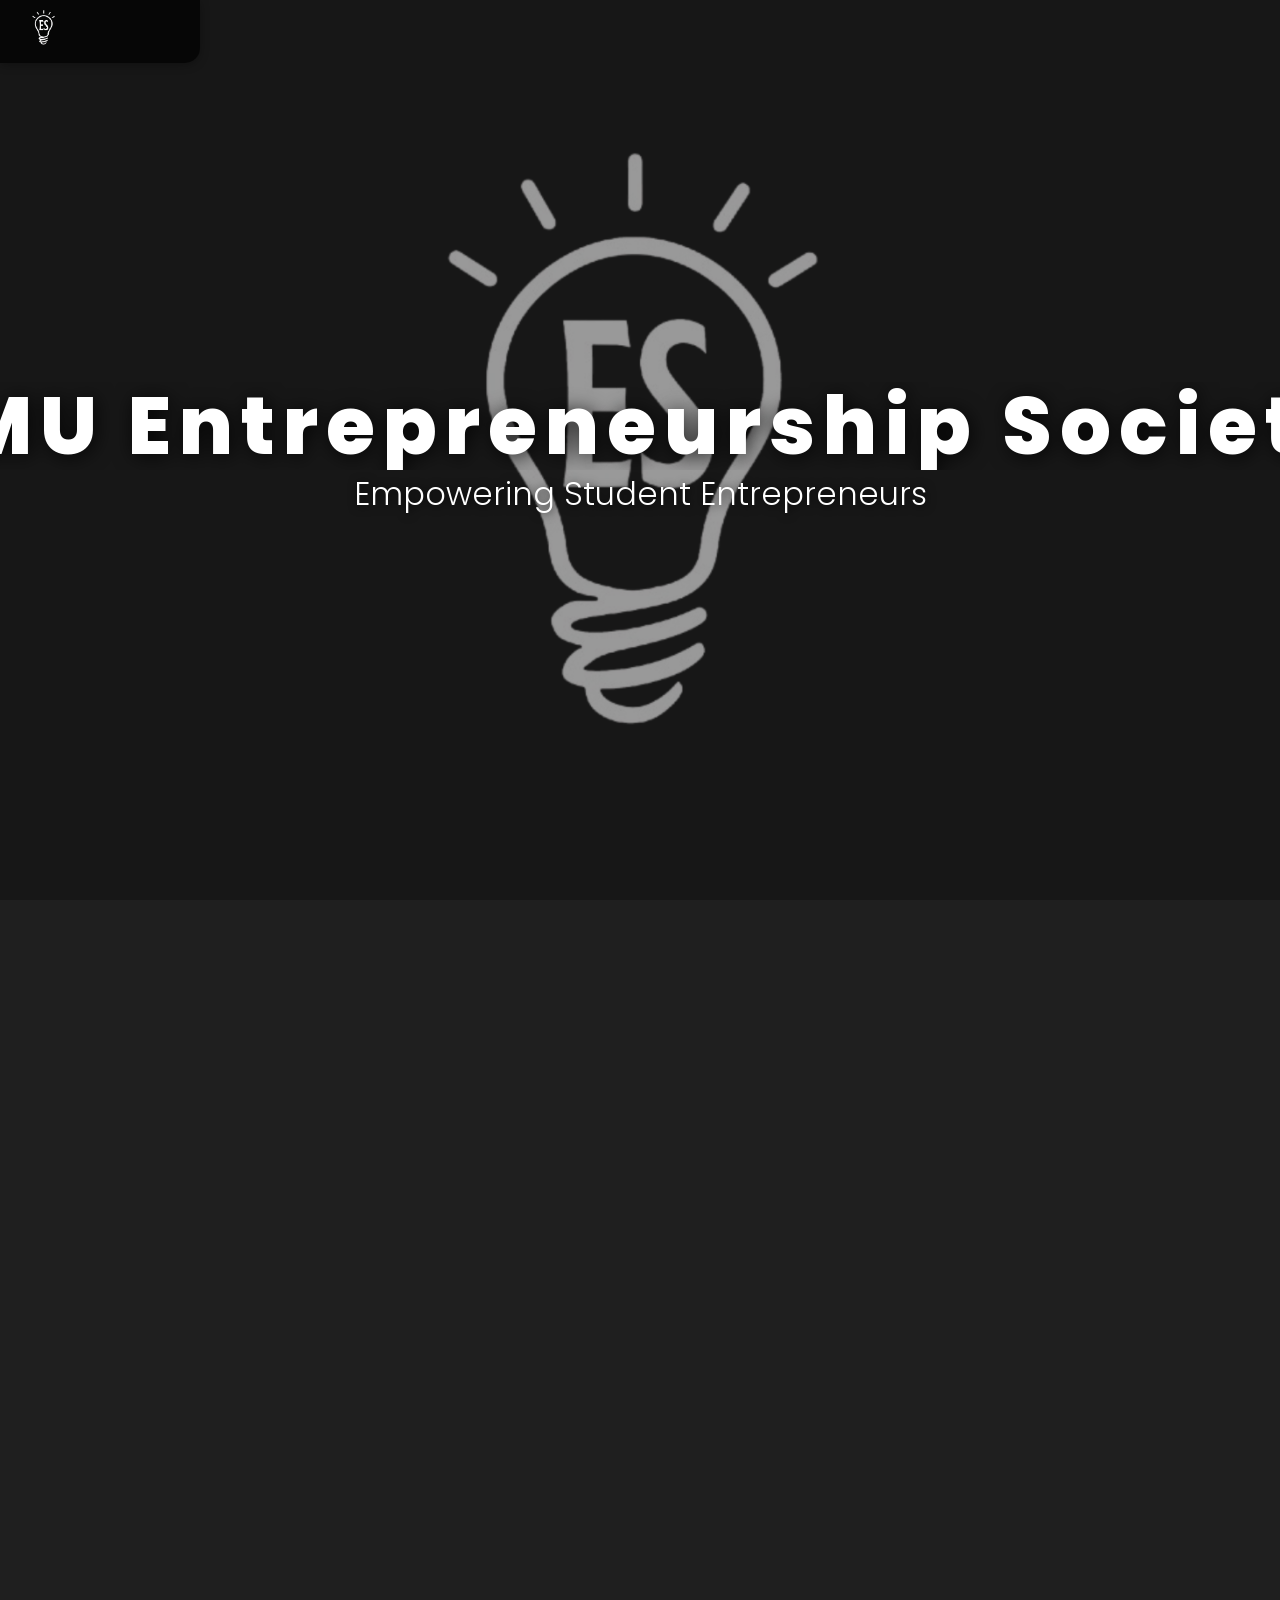
<file: index.html>
<!DOCTYPE html>
<html lang="en">
<head>
  <meta charset="UTF-8">
  <meta name="viewport" content="width=device-width, initial-scale=1.0">
  <title>Home | LMU Entrepreneurship Society</title>
  <link rel="icon" type="image/png" href="/assets/images/logo-transparent.png">
  <!-- Begin Jekyll SEO tag v2.8.0 -->
<title>Home | LMU Entrepreneurship Society</title>
<meta name="generator" content="Jekyll v4.4.1" />
<meta property="og:title" content="Home" />
<meta property="og:locale" content="en_US" />
<meta name="description" content="Empowering student entrepreneurs at Loyola Marymount University" />
<meta property="og:description" content="Empowering student entrepreneurs at Loyola Marymount University" />
<link rel="canonical" href="https://lmu-entrepreneurship-society.github.io/" />
<meta property="og:url" content="https://lmu-entrepreneurship-society.github.io/" />
<meta property="og:site_name" content="LMU Entrepreneurship Society" />
<meta property="og:type" content="website" />
<meta name="twitter:card" content="summary" />
<meta property="twitter:title" content="Home" />
<script type="application/ld+json">
{"@context":"https://schema.org","@type":"WebSite","description":"Empowering student entrepreneurs at Loyola Marymount University","headline":"Home","name":"LMU Entrepreneurship Society","url":"https://lmu-entrepreneurship-society.github.io/"}</script>
<!-- End Jekyll SEO tag -->

  <link rel="preconnect" href="https://fonts.googleapis.com">
  <link rel="preconnect" href="https://fonts.gstatic.com" crossorigin>
  <link href="https://fonts.googleapis.com/css2?family=Poppins:wght@300;400;600;700;800&display=swap" rel="stylesheet">
  <link rel="stylesheet" href="https://cdnjs.cloudflare.com/ajax/libs/font-awesome/6.5.1/css/all.min.css" integrity="sha512-DTOQO9RWCH3ppGqcWaEA1BIZOC6xxalwEsw9c2QQeAIftl+Vegovlnee1c9QX4TctnWMn13TZye+giMm8e2LwA==" crossorigin="anonymous" referrerpolicy="no-referrer" />
  <link rel="stylesheet" href="/assets/css/main.css">
  
  
  
  <style>
    #typewriter-title {
      animation: typing 3500ms steps(40, end), blink-caret 0.75s step-end infinite;
    }
  </style>
  
</head>
<body>
  <!-- Background Slideshow -->
  <div class="slideshow-container">
    
    
    <div class="slide active" style="background-image: url('/assets/images/desktop/slide1.jpg');">
      <div class="slide-overlay"></div>
    </div>
    
    <div class="slide " style="background-image: url('/assets/images/desktop/slide2.jpg');">
      <div class="slide-overlay"></div>
    </div>
    
  </div>

  <!-- Top Navigation Bar -->
  <nav class="top-nav" id="topNav">
    <div class="nav-container">
      <a href="/" class="nav-logo">
        <img src="/assets/images/logo-transparent.png" alt="Logo" class="logo-image">
      </a>
      <a href="/" class="nav-title" id="navTitle">
        LMU Entrepreneurship Society
      </a>
    </div>
  </nav>

  <!-- Main Content -->
  <main class="main-content">
    


<div class="hero-content">
  <h1 id="typewriter-title">LMU Entre&shy;preneur&shy;ship Society</h1>
  <p class="tagline">Empowering Student Entrepreneurs</p>
</div>


  </main>

  <!-- Action Buttons Section -->
  
  
  <section class="action-buttons-section" id="actionButtonsSection" style="background: rgba(39, 39, 39, 0.8);">
    <div class="action-buttons-container">
      
      <a href="/calendar" class="action-button" data-action="calendar" data-preview="/assets/images/slide1.jpg">
        <i class="fas fa-calendar"></i>
        See Our Events Calendar
      </a>
      
      <a href="https://www.linkedin.com/company/lmu-entrepreneurship-society/posts/?feedView=all" class="action-button" data-action="linkedin" data-preview="/assets/images/slide2.jpg">
        <i class="fas fa-linkedin"></i>
        LinkedIn
      </a>
      
      <a href="https://www.instagram.com/lmu.es" class="action-button" data-action="instagram" data-preview="/assets/images/slide1.jpg">
        <i class="fas fa-instagram"></i>
        Instagram
      </a>
      
      <a href="/join" class="action-button" data-action="join" data-preview="/assets/images/slide2.jpg">
        <i class="fas fa-users"></i>
        How to Join
      </a>
      
      <a href="/about" class="action-button" data-action="about" data-preview="/assets/images/slide1.jpg">
        <i class="fas fa-info-circle"></i>
        About Us
      </a>
      
      <a href="mailto:lmuentrepreneurshipsociety@gmail.com" class="action-button" data-action="contact" data-preview="/assets/images/slide2.jpg">
        <i class="fas fa-envelope"></i>
        Contact Us
      </a>
      
    </div>
    <div class="preview-image-container">
      <div class="preview-image" id="previewImage"></div>
    </div>
  </section>
  

  <script src="/assets/js/slideshow.js"></script>
  <script src="/assets/js/menu.js"></script>
</body>
</html>
</file>
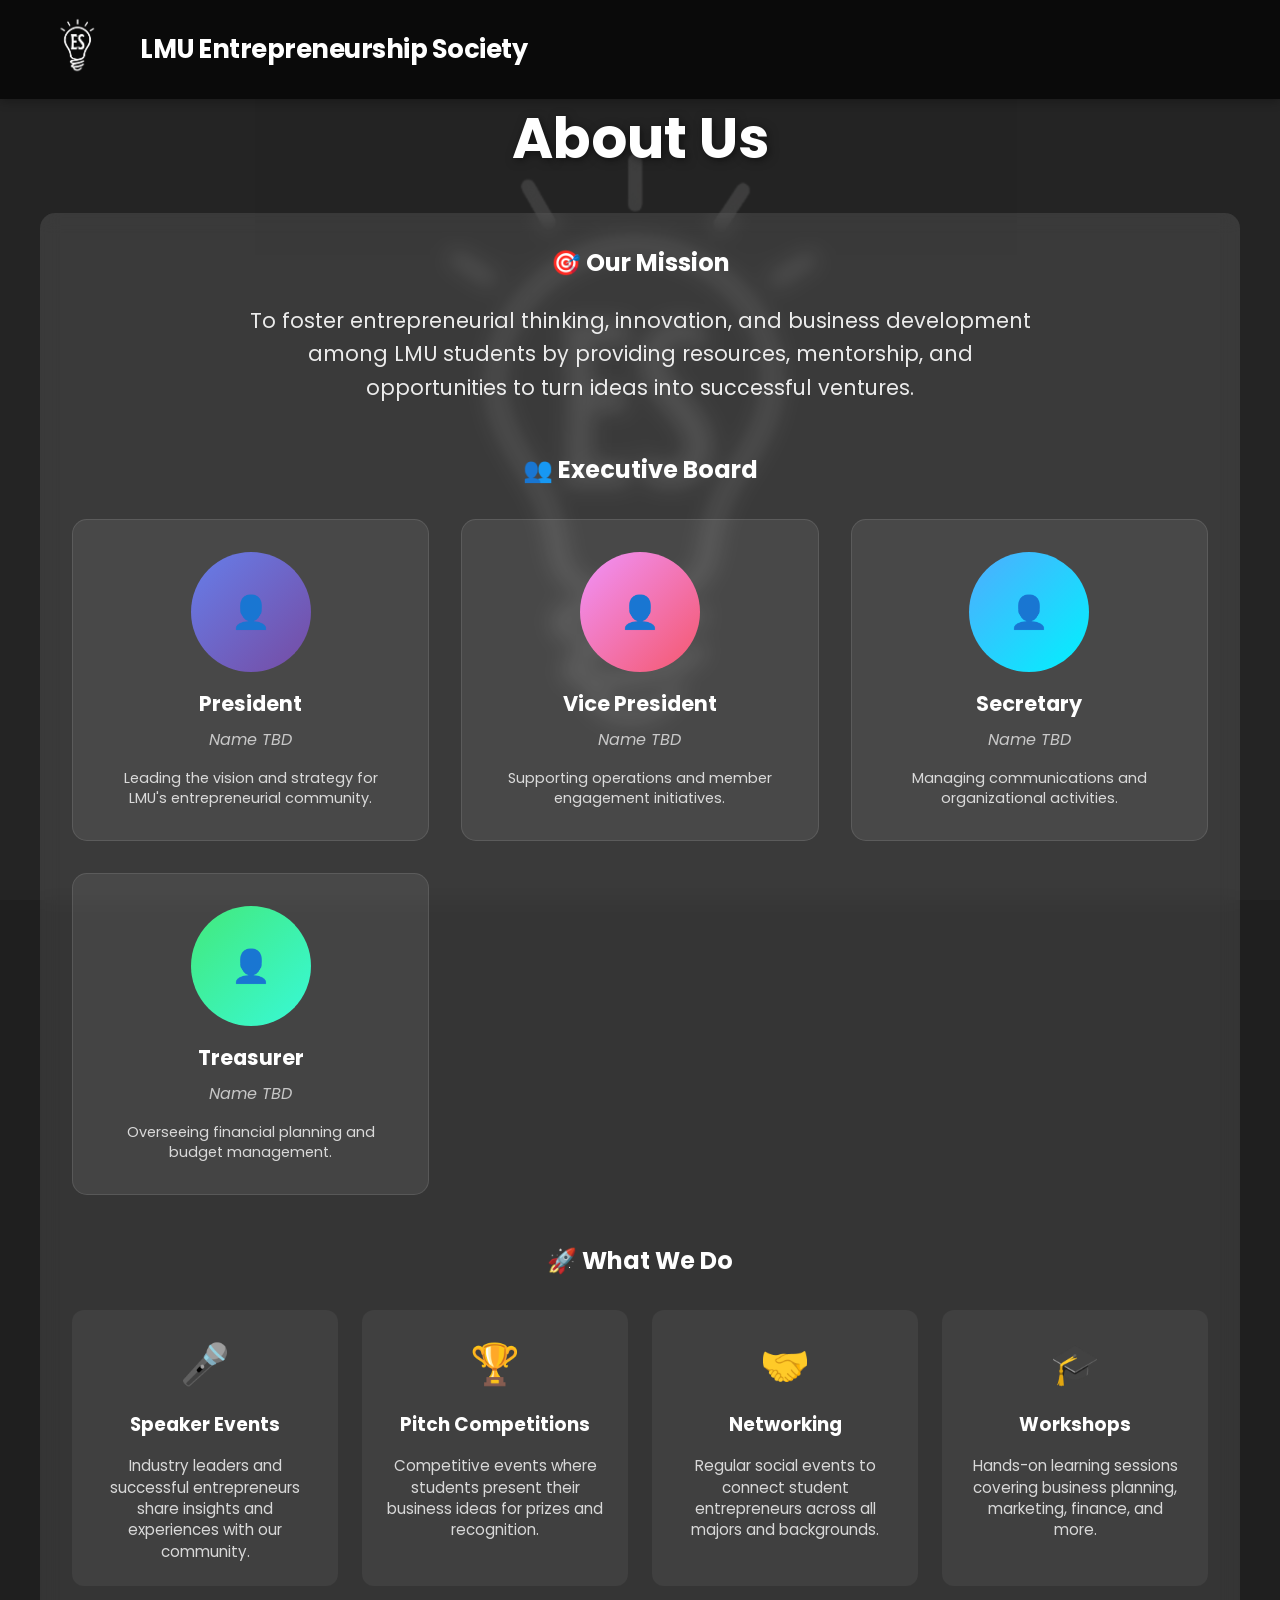
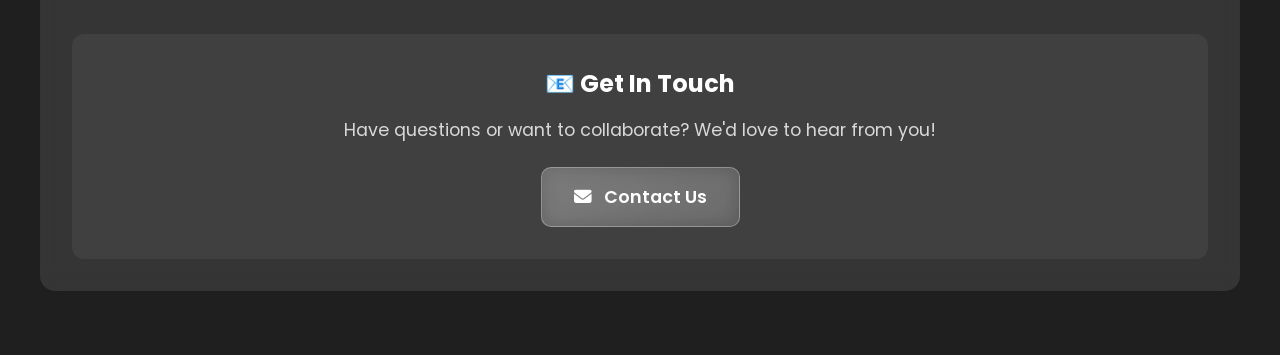
<file: about/index.html>
<!DOCTYPE html>
<html lang="en">
<head>
  <meta charset="UTF-8">
  <meta name="viewport" content="width=device-width, initial-scale=1.0">
  <title>About Us | LMU Entrepreneurship Society</title>
  <link rel="icon" type="image/png" href="/assets/images/logo-transparent.png">
  <!-- Begin Jekyll SEO tag v2.8.0 -->
<title>About Us | LMU Entrepreneurship Society</title>
<meta name="generator" content="Jekyll v4.4.1" />
<meta property="og:title" content="About Us" />
<meta property="og:locale" content="en_US" />
<meta name="description" content="Empowering student entrepreneurs at Loyola Marymount University" />
<meta property="og:description" content="Empowering student entrepreneurs at Loyola Marymount University" />
<link rel="canonical" href="https://lmu-entrepreneurship-society.github.io/about/" />
<meta property="og:url" content="https://lmu-entrepreneurship-society.github.io/about/" />
<meta property="og:site_name" content="LMU Entrepreneurship Society" />
<meta property="og:type" content="website" />
<meta name="twitter:card" content="summary" />
<meta property="twitter:title" content="About Us" />
<script type="application/ld+json">
{"@context":"https://schema.org","@type":"WebSite","description":"Empowering student entrepreneurs at Loyola Marymount University","headline":"About Us","name":"LMU Entrepreneurship Society","url":"https://lmu-entrepreneurship-society.github.io/about/"}</script>
<!-- End Jekyll SEO tag -->

  <link rel="preconnect" href="https://fonts.googleapis.com">
  <link rel="preconnect" href="https://fonts.gstatic.com" crossorigin>
  <link href="https://fonts.googleapis.com/css2?family=Poppins:wght@300;400;600;700;800&display=swap" rel="stylesheet">
  <link rel="stylesheet" href="https://cdnjs.cloudflare.com/ajax/libs/font-awesome/6.5.1/css/all.min.css" integrity="sha512-DTOQO9RWCH3ppGqcWaEA1BIZOC6xxalwEsw9c2QQeAIftl+Vegovlnee1c9QX4TctnWMn13TZye+giMm8e2LwA==" crossorigin="anonymous" referrerpolicy="no-referrer" />
  <link rel="stylesheet" href="/assets/css/main.css">
  <style>
    .page-content {
      background: rgba(39, 39, 39, 0.8);
      min-height: 100vh;
      padding: 6rem 2rem 2rem;
      position: relative;
      z-index: 10;
    }
    .page-container {
      max-width: 1200px;
      margin: 0 auto;
    }
    .page-title {
      font-size: clamp(2rem, 5vw, 3.5rem);
      font-weight: 700;
      margin-bottom: 2rem;
      text-align: center;
      color: #fff;
      text-shadow: 2px 2px 10px rgba(0, 0, 0, 0.5);
    }
  </style>
</head>
<body>
  <!-- Background Slideshow -->
  <div class="slideshow-container">
    
    
    <div class="slide active" style="background-image: url('/assets/images/desktop/slide1.jpg');">
      <div class="slide-overlay"></div>
    </div>
    
    <div class="slide " style="background-image: url('/assets/images/desktop/slide2.jpg');">
      <div class="slide-overlay"></div>
    </div>
    
  </div>

  <!-- Top Navigation Bar -->
  <nav class="top-nav expanded" style="position: fixed; width: 100%; border-radius: 0;">
    <div class="nav-container">
      <a href="/" class="nav-logo">
        <img src="/assets/images/logo-transparent.png" alt="Logo" class="logo-image" style="height: 60px;">
      </a>
      <a href="/" class="nav-title visible">
        LMU Entrepreneurship Society
      </a>
    </div>
  </nav>

  <!-- Page Content -->
  <div class="page-content">
    <div class="page-container">
      <h1 class="page-title">About Us</h1>
      

<div style="background: rgba(255, 255, 255, 0.1); border-radius: 15px; padding: 2rem; margin-bottom: 2rem; backdrop-filter: blur(10px);">
  
  
  <!-- Mission Section -->
  <div style="text-align: center; margin-bottom: 3rem;">
    <h2 style="color: #fff; margin-bottom: 1.5rem;">🎯 Our Mission</h2>
    <p style="color: rgba(255, 255, 255, 0.9); font-size: 1.3rem; line-height: 1.6; max-width: 800px; margin: 0 auto;">
      To foster entrepreneurial thinking, innovation, and business development among LMU students by providing resources, mentorship, and opportunities to turn ideas into successful ventures.
    </p>
  </div>
  

  
  <!-- E-Board Section -->
  <div style="margin-bottom: 3rem;">
    <h2 style="color: #fff; text-align: center; margin-bottom: 2rem;">👥 Executive Board</h2>
    <div style="display: grid; grid-template-columns: repeat(auto-fit, minmax(280px, 1fr)); gap: 2rem;">
      
      
      <div class="eboard-card" style="
        background: rgba(255, 255, 255, 0.08);
        border-radius: 15px;
        padding: 2rem;
        text-align: center;
        transition: transform 0.3s ease;
        border: 1px solid rgba(255, 255, 255, 0.1);
      " onmouseover="this.style.transform='translateY(-5px)'; this.style.background='rgba(255, 255, 255, 0.12)'" onmouseout="this.style.transform='translateY(0)'; this.style.background='rgba(255, 255, 255, 0.08)'">
        
        
        <div style="
          width: 120px;
          height: 120px;
          background: linear-gradient(135deg, #667eea 0%, #764ba2 100%);
          border-radius: 50%;
          margin: 0 auto 1rem;
          display: flex;
          align-items: center;
          justify-content: center;
          color: white;
          font-size: 2rem;
          font-weight: bold;
        ">
          👤
        </div>
        
        
        <h3 style="color: #fff; margin-bottom: 0.5rem; font-size: 1.3rem;">President</h3>
        
        
        <p style="color: rgba(255, 255, 255, 0.7); margin-bottom: 1rem; font-style: italic;">Name TBD</p>
        
        
        <p style="color: rgba(255, 255, 255, 0.8); font-size: 0.9rem; line-height: 1.4;">
          Leading the vision and strategy for LMU's entrepreneurial community.
        </p>
        
        
        
      </div>
      
      <div class="eboard-card" style="
        background: rgba(255, 255, 255, 0.08);
        border-radius: 15px;
        padding: 2rem;
        text-align: center;
        transition: transform 0.3s ease;
        border: 1px solid rgba(255, 255, 255, 0.1);
      " onmouseover="this.style.transform='translateY(-5px)'; this.style.background='rgba(255, 255, 255, 0.12)'" onmouseout="this.style.transform='translateY(0)'; this.style.background='rgba(255, 255, 255, 0.08)'">
        
        
        <div style="
          width: 120px;
          height: 120px;
          background: linear-gradient(135deg, #f093fb 0%, #f5576c 100%);
          border-radius: 50%;
          margin: 0 auto 1rem;
          display: flex;
          align-items: center;
          justify-content: center;
          color: white;
          font-size: 2rem;
          font-weight: bold;
        ">
          👤
        </div>
        
        
        <h3 style="color: #fff; margin-bottom: 0.5rem; font-size: 1.3rem;">Vice President</h3>
        
        
        <p style="color: rgba(255, 255, 255, 0.7); margin-bottom: 1rem; font-style: italic;">Name TBD</p>
        
        
        <p style="color: rgba(255, 255, 255, 0.8); font-size: 0.9rem; line-height: 1.4;">
          Supporting operations and member engagement initiatives.
        </p>
        
        
        
      </div>
      
      <div class="eboard-card" style="
        background: rgba(255, 255, 255, 0.08);
        border-radius: 15px;
        padding: 2rem;
        text-align: center;
        transition: transform 0.3s ease;
        border: 1px solid rgba(255, 255, 255, 0.1);
      " onmouseover="this.style.transform='translateY(-5px)'; this.style.background='rgba(255, 255, 255, 0.12)'" onmouseout="this.style.transform='translateY(0)'; this.style.background='rgba(255, 255, 255, 0.08)'">
        
        
        <div style="
          width: 120px;
          height: 120px;
          background: linear-gradient(135deg, #4facfe 0%, #00f2fe 100%);
          border-radius: 50%;
          margin: 0 auto 1rem;
          display: flex;
          align-items: center;
          justify-content: center;
          color: white;
          font-size: 2rem;
          font-weight: bold;
        ">
          👤
        </div>
        
        
        <h3 style="color: #fff; margin-bottom: 0.5rem; font-size: 1.3rem;">Secretary</h3>
        
        
        <p style="color: rgba(255, 255, 255, 0.7); margin-bottom: 1rem; font-style: italic;">Name TBD</p>
        
        
        <p style="color: rgba(255, 255, 255, 0.8); font-size: 0.9rem; line-height: 1.4;">
          Managing communications and organizational activities.
        </p>
        
        
        
      </div>
      
      <div class="eboard-card" style="
        background: rgba(255, 255, 255, 0.08);
        border-radius: 15px;
        padding: 2rem;
        text-align: center;
        transition: transform 0.3s ease;
        border: 1px solid rgba(255, 255, 255, 0.1);
      " onmouseover="this.style.transform='translateY(-5px)'; this.style.background='rgba(255, 255, 255, 0.12)'" onmouseout="this.style.transform='translateY(0)'; this.style.background='rgba(255, 255, 255, 0.08)'">
        
        
        <div style="
          width: 120px;
          height: 120px;
          background: linear-gradient(135deg, #43e97b 0%, #38f9d7 100%);
          border-radius: 50%;
          margin: 0 auto 1rem;
          display: flex;
          align-items: center;
          justify-content: center;
          color: white;
          font-size: 2rem;
          font-weight: bold;
        ">
          👤
        </div>
        
        
        <h3 style="color: #fff; margin-bottom: 0.5rem; font-size: 1.3rem;">Treasurer</h3>
        
        
        <p style="color: rgba(255, 255, 255, 0.7); margin-bottom: 1rem; font-style: italic;">Name TBD</p>
        
        
        <p style="color: rgba(255, 255, 255, 0.8); font-size: 0.9rem; line-height: 1.4;">
          Overseeing financial planning and budget management.
        </p>
        
        
        
      </div>
      

    </div>
  </div>
  

  
  <!-- Activities Section -->
  <div style="margin-bottom: 3rem;">
    <h2 style="color: #fff; text-align: center; margin-bottom: 2rem;">🚀 What We Do</h2>
    <div style="display: grid; grid-template-columns: repeat(auto-fit, minmax(250px, 1fr)); gap: 1.5rem;">
      
      
      <div style="background: rgba(255, 255, 255, 0.05); border-radius: 12px; padding: 1.5rem; text-align: center;">
        <div style="font-size: 2.5rem; margin-bottom: 1rem;">🎤</div>
        <h3 style="color: #fff; margin-bottom: 1rem;">Speaker Events</h3>
        <p style="color: rgba(255, 255, 255, 0.8); font-size: 0.95rem; line-height: 1.4;">
          Industry leaders and successful entrepreneurs share insights and experiences with our community.
        </p>
      </div>
      
      <div style="background: rgba(255, 255, 255, 0.05); border-radius: 12px; padding: 1.5rem; text-align: center;">
        <div style="font-size: 2.5rem; margin-bottom: 1rem;">🏆</div>
        <h3 style="color: #fff; margin-bottom: 1rem;">Pitch Competitions</h3>
        <p style="color: rgba(255, 255, 255, 0.8); font-size: 0.95rem; line-height: 1.4;">
          Competitive events where students present their business ideas for prizes and recognition.
        </p>
      </div>
      
      <div style="background: rgba(255, 255, 255, 0.05); border-radius: 12px; padding: 1.5rem; text-align: center;">
        <div style="font-size: 2.5rem; margin-bottom: 1rem;">🤝</div>
        <h3 style="color: #fff; margin-bottom: 1rem;">Networking</h3>
        <p style="color: rgba(255, 255, 255, 0.8); font-size: 0.95rem; line-height: 1.4;">
          Regular social events to connect student entrepreneurs across all majors and backgrounds.
        </p>
      </div>
      
      <div style="background: rgba(255, 255, 255, 0.05); border-radius: 12px; padding: 1.5rem; text-align: center;">
        <div style="font-size: 2.5rem; margin-bottom: 1rem;">🎓</div>
        <h3 style="color: #fff; margin-bottom: 1rem;">Workshops</h3>
        <p style="color: rgba(255, 255, 255, 0.8); font-size: 0.95rem; line-height: 1.4;">
          Hands-on learning sessions covering business planning, marketing, finance, and more.
        </p>
      </div>
      
      
    </div>
  </div>
  

  
  <!-- Contact Section -->
  <div style="text-align: center; padding: 2rem; background: rgba(255, 255, 255, 0.05); border-radius: 12px;">
    <h2 style="color: #fff; margin-bottom: 1rem;">📧 Get In Touch</h2>
    <p style="color: rgba(255, 255, 255, 0.8); margin-bottom: 1.5rem; font-size: 1.1rem;">
      Have questions or want to collaborate? We'd love to hear from you!
    </p>
    <a href="mailto:lmuentrepreneurshipsociety@gmail.com" style="
      background: linear-gradient(135deg, rgba(255, 255, 255, 0.2), rgba(255, 255, 255, 0.1));
      border: 1px solid rgba(255, 255, 255, 0.3);
      border-radius: 10px;
      color: white;
      padding: 1rem 2rem;
      font-size: 1.1rem;
      font-weight: 600;
      text-decoration: none;
      display: inline-block;
      transition: all 0.2s ease;
      backdrop-filter: blur(10px);
    " onmouseover="this.style.transform='scale(1.05)'; this.style.background='linear-gradient(135deg, rgba(255, 255, 255, 0.3), rgba(255, 255, 255, 0.15))'" onmouseout="this.style.transform='scale(1)'; this.style.background='linear-gradient(135deg, rgba(255, 255, 255, 0.2), rgba(255, 255, 255, 0.1))'">
      <i class="fas fa-envelope" style="margin-right: 0.5rem;"></i>
      Contact Us
    </a>
  </div>
  

</div>
    </div>
  </div>

  <script src="/assets/js/slideshow.js"></script>
  <script src="/assets/js/menu.js"></script>
</body>
</html>
</file>
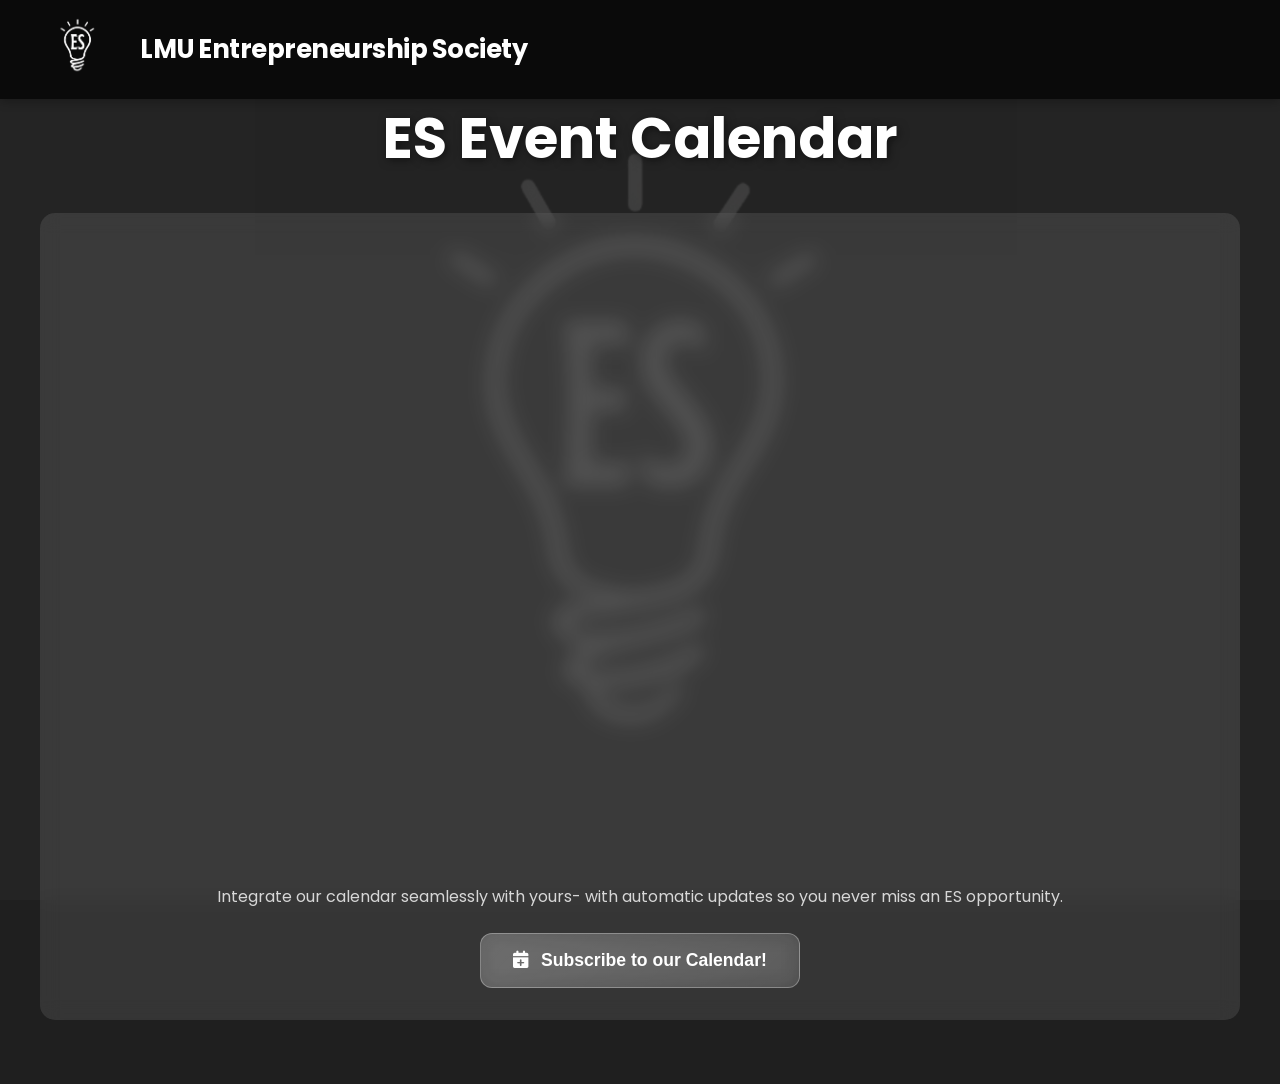
<file: calendar/index.html>
<!DOCTYPE html>
<html lang="en">
<head>
  <meta charset="UTF-8">
  <meta name="viewport" content="width=device-width, initial-scale=1.0">
  <title>ES Event Calendar | LMU Entrepreneurship Society</title>
  <link rel="icon" type="image/png" href="/assets/images/logo-transparent.png">
  <!-- Begin Jekyll SEO tag v2.8.0 -->
<title>ES Event Calendar | LMU Entrepreneurship Society</title>
<meta name="generator" content="Jekyll v4.4.1" />
<meta property="og:title" content="ES Event Calendar" />
<meta property="og:locale" content="en_US" />
<meta name="description" content="Empowering student entrepreneurs at Loyola Marymount University" />
<meta property="og:description" content="Empowering student entrepreneurs at Loyola Marymount University" />
<link rel="canonical" href="https://lmu-entrepreneurship-society.github.io/calendar/" />
<meta property="og:url" content="https://lmu-entrepreneurship-society.github.io/calendar/" />
<meta property="og:site_name" content="LMU Entrepreneurship Society" />
<meta property="og:type" content="website" />
<meta name="twitter:card" content="summary" />
<meta property="twitter:title" content="ES Event Calendar" />
<script type="application/ld+json">
{"@context":"https://schema.org","@type":"WebPage","description":"Empowering student entrepreneurs at Loyola Marymount University","headline":"ES Event Calendar","url":"https://lmu-entrepreneurship-society.github.io/calendar/"}</script>
<!-- End Jekyll SEO tag -->

  <link rel="preconnect" href="https://fonts.googleapis.com">
  <link rel="preconnect" href="https://fonts.gstatic.com" crossorigin>
  <link href="https://fonts.googleapis.com/css2?family=Poppins:wght@300;400;600;700;800&display=swap" rel="stylesheet">
  <link rel="stylesheet" href="https://cdnjs.cloudflare.com/ajax/libs/font-awesome/6.5.1/css/all.min.css" integrity="sha512-DTOQO9RWCH3ppGqcWaEA1BIZOC6xxalwEsw9c2QQeAIftl+Vegovlnee1c9QX4TctnWMn13TZye+giMm8e2LwA==" crossorigin="anonymous" referrerpolicy="no-referrer" />
  <link rel="stylesheet" href="/assets/css/main.css">
  <style>
    .page-content {
      background: rgba(39, 39, 39, 0.8);
      min-height: 100vh;
      padding: 6rem 2rem 2rem;
      position: relative;
      z-index: 10;
    }
    .page-container {
      max-width: 1200px;
      margin: 0 auto;
    }
    .page-title {
      font-size: clamp(2rem, 5vw, 3.5rem);
      font-weight: 700;
      margin-bottom: 2rem;
      text-align: center;
      color: #fff;
      text-shadow: 2px 2px 10px rgba(0, 0, 0, 0.5);
    }
  </style>
</head>
<body>
  <!-- Background Slideshow -->
  <div class="slideshow-container">
    
    
    <div class="slide active" style="background-image: url('/assets/images/desktop/slide1.jpg');">
      <div class="slide-overlay"></div>
    </div>
    
    <div class="slide " style="background-image: url('/assets/images/desktop/slide2.jpg');">
      <div class="slide-overlay"></div>
    </div>
    
  </div>

  <!-- Top Navigation Bar -->
  <nav class="top-nav expanded" style="position: fixed; width: 100%; border-radius: 0;">
    <div class="nav-container">
      <a href="/" class="nav-logo">
        <img src="/assets/images/logo-transparent.png" alt="Logo" class="logo-image" style="height: 60px;">
      </a>
      <a href="/" class="nav-title visible">
        LMU Entrepreneurship Society
      </a>
    </div>
  </nav>

  <!-- Page Content -->
  <div class="page-content">
    <div class="page-container">
      <h1 class="page-title">ES Event Calendar</h1>
      

<div style="background: rgba(255, 255, 255, 0.1); border-radius: 15px; padding: 2rem; margin-bottom: 2rem; backdrop-filter: blur(10px);">
  
  
  
  
  <!-- Embedded Google Calendar -->
  <div style="text-align: center; margin-bottom: 2rem;">
    
      <!-- Full iframe HTML provided -->
      <iframe src="https://calendar.google.com/calendar/embed?height=600&wkst=1&ctz=America%2FLos_Angeles&showTitle=0&showPrint=0&showCalendars=0&src=N2I3MGQ2Njg2ODg5ZDhkYTIxZGQ2MDM4ZmFlODU0Y2FlMTg2OTgzMjFiNzZiMDMxZjdjNWY4MmZlNGYzNzU4ZUBncm91cC5jYWxlbmRhci5nb29nbGUuY29t&color=%233f51b5" style="border-width:0" width="800" height="600" frameborder="0" scrolling="no"></iframe>
    
  </div>
  

  
  <!-- Subscribe Section -->
  <div style="text-align: center;">
    
    <h3 style="color: #fff; margin-bottom: 1rem;"></h3>
    
    
    <p style="color: rgba(255, 255, 255, 0.8); margin-bottom: 1.5rem;">
      Integrate our calendar seamlessly with yours- with automatic updates so you never miss an ES opportunity.
    </p>
    
    
    <button 
      id="subscribeBtn" 
      onclick="handleCalendarSubscribe()" 
      style="
        background: linear-gradient(135deg, rgba(255, 255, 255, 0.2), rgba(255, 255, 255, 0.1));
        border: 1px solid rgba(255, 255, 255, 0.3);
        border-radius: 12px;
        color: white;
        padding: 1rem 2rem;
        font-size: 1.1rem;
        font-weight: 600;
        cursor: pointer;
        transition: all 0.2s ease;
        backdrop-filter: blur(10px);
        text-decoration: none;
        display: inline-block;
      "
      onmouseover="this.style.background='linear-gradient(135deg, rgba(255, 255, 255, 0.3), rgba(255, 255, 255, 0.15))'; this.style.transform='scale(1.05)';"
      onmouseout="this.style.background='linear-gradient(135deg, rgba(255, 255, 255, 0.2), rgba(255, 255, 255, 0.1))'; this.style.transform='scale(1)';"
    >
      <i class="fas fa-calendar-plus" style="margin-right: 0.5rem;"></i>
      Subscribe to our Calendar!
    </button>
  </div>
  
</div>

<script>
function handleCalendarSubscribe() {
  const googleCalendarUrl = 'https://calendar.google.com/calendar/r?cid=7b70d6686889d8da21dd6038fae854cae18698321b76b031f7c5f82fe4f3758e%40group.calendar.google.com';
  const appleCalendarUrl = 'https://calendar.google.com/calendar/ical/7b70d6686889d8da21dd6038fae854cae18698321b76b031f7c5f82fe4f3758e%40group.calendar.google.com/public/basic.ics';
  
  const isMobile = /Android|webOS|iPhone|iPad|iPod|BlackBerry|IEMobile|Opera Mini/i.test(navigator.userAgent);
  
  if (isMobile) {
    const isIOS = /iPad|iPhone|iPod/.test(navigator.userAgent);
    
    if (isIOS) {
      window.open(appleCalendarUrl, '_blank');
    } else {
      window.open(googleCalendarUrl, '_blank');
    }
  } else {
    window.open(googleCalendarUrl, '_blank');
  }
}
</script>
    </div>
  </div>

  <script src="/assets/js/slideshow.js"></script>
  <script src="/assets/js/menu.js"></script>
</body>
</html>
</file>
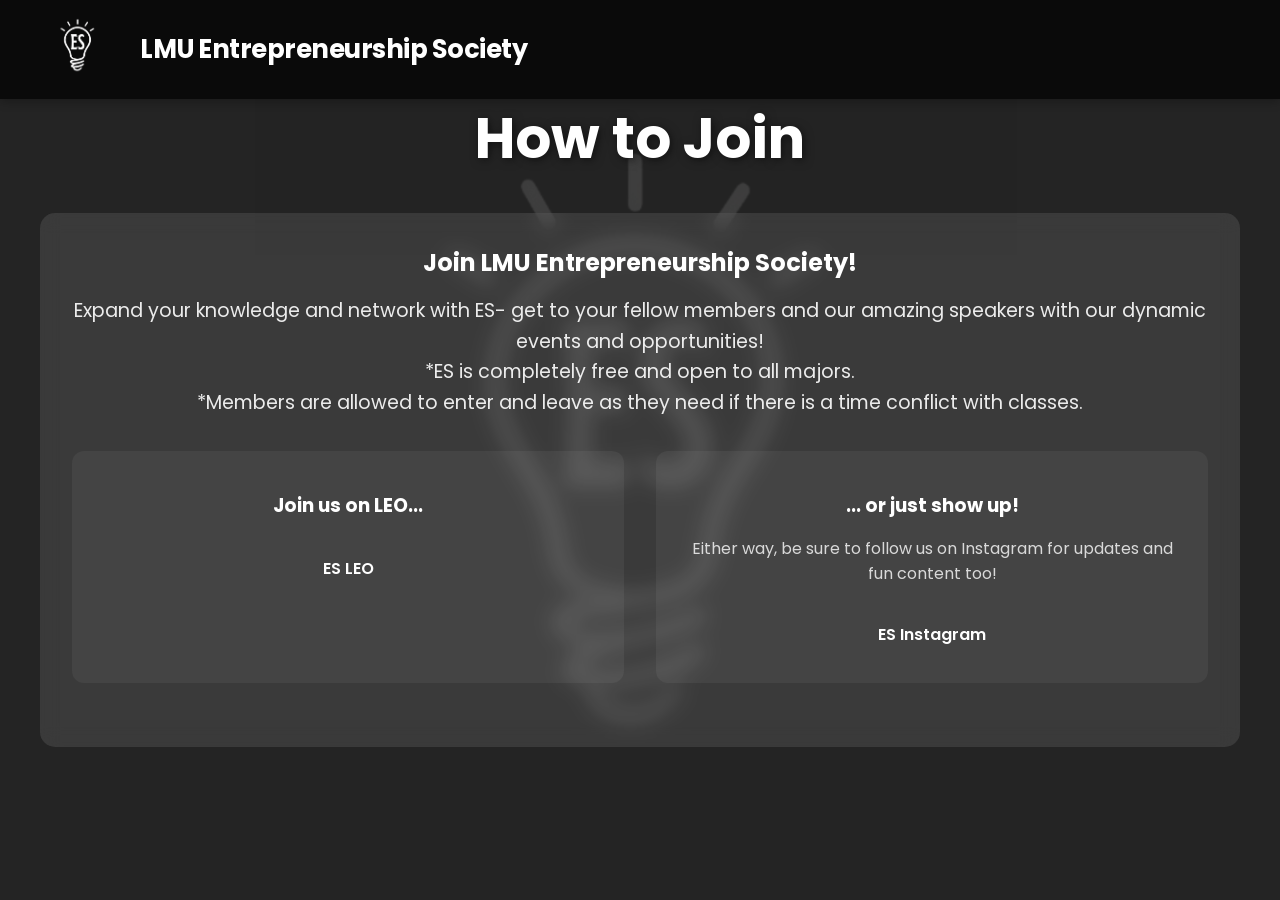
<file: join/index.html>
<!DOCTYPE html>
<html lang="en">
<head>
  <meta charset="UTF-8">
  <meta name="viewport" content="width=device-width, initial-scale=1.0">
  <title>How to Join | LMU Entrepreneurship Society</title>
  <link rel="icon" type="image/png" href="/assets/images/logo-transparent.png">
  <!-- Begin Jekyll SEO tag v2.8.0 -->
<title>How to Join | LMU Entrepreneurship Society</title>
<meta name="generator" content="Jekyll v4.4.1" />
<meta property="og:title" content="How to Join" />
<meta property="og:locale" content="en_US" />
<meta name="description" content="Empowering student entrepreneurs at Loyola Marymount University" />
<meta property="og:description" content="Empowering student entrepreneurs at Loyola Marymount University" />
<link rel="canonical" href="https://lmu-entrepreneurship-society.github.io/join/" />
<meta property="og:url" content="https://lmu-entrepreneurship-society.github.io/join/" />
<meta property="og:site_name" content="LMU Entrepreneurship Society" />
<meta property="og:type" content="website" />
<meta name="twitter:card" content="summary" />
<meta property="twitter:title" content="How to Join" />
<script type="application/ld+json">
{"@context":"https://schema.org","@type":"WebPage","description":"Empowering student entrepreneurs at Loyola Marymount University","headline":"How to Join","url":"https://lmu-entrepreneurship-society.github.io/join/"}</script>
<!-- End Jekyll SEO tag -->

  <link rel="preconnect" href="https://fonts.googleapis.com">
  <link rel="preconnect" href="https://fonts.gstatic.com" crossorigin>
  <link href="https://fonts.googleapis.com/css2?family=Poppins:wght@300;400;600;700;800&display=swap" rel="stylesheet">
  <link rel="stylesheet" href="https://cdnjs.cloudflare.com/ajax/libs/font-awesome/6.5.1/css/all.min.css" integrity="sha512-DTOQO9RWCH3ppGqcWaEA1BIZOC6xxalwEsw9c2QQeAIftl+Vegovlnee1c9QX4TctnWMn13TZye+giMm8e2LwA==" crossorigin="anonymous" referrerpolicy="no-referrer" />
  <link rel="stylesheet" href="/assets/css/main.css">
  <style>
    .page-content {
      background: rgba(39, 39, 39, 0.8);
      min-height: 100vh;
      padding: 6rem 2rem 2rem;
      position: relative;
      z-index: 10;
    }
    .page-container {
      max-width: 1200px;
      margin: 0 auto;
    }
    .page-title {
      font-size: clamp(2rem, 5vw, 3.5rem);
      font-weight: 700;
      margin-bottom: 2rem;
      text-align: center;
      color: #fff;
      text-shadow: 2px 2px 10px rgba(0, 0, 0, 0.5);
    }
  </style>
</head>
<body>
  <!-- Background Slideshow -->
  <div class="slideshow-container">
    
    
    <div class="slide active" style="background-image: url('/assets/images/desktop/slide1.jpg');">
      <div class="slide-overlay"></div>
    </div>
    
    <div class="slide " style="background-image: url('/assets/images/desktop/slide2.jpg');">
      <div class="slide-overlay"></div>
    </div>
    
  </div>

  <!-- Top Navigation Bar -->
  <nav class="top-nav expanded" style="position: fixed; width: 100%; border-radius: 0;">
    <div class="nav-container">
      <a href="/" class="nav-logo">
        <img src="/assets/images/logo-transparent.png" alt="Logo" class="logo-image" style="height: 60px;">
      </a>
      <a href="/" class="nav-title visible">
        LMU Entrepreneurship Society
      </a>
    </div>
  </nav>

  <!-- Page Content -->
  <div class="page-content">
    <div class="page-container">
      <h1 class="page-title">How to Join</h1>
      


<div style="background: rgba(255, 255, 255, 0.1); border-radius: 15px; padding: 2rem; margin-bottom: 2rem; backdrop-filter: blur(10px);">
  <div style="text-align: center; margin-bottom: 2rem;">
    <h2 style="color: #fff; margin-bottom: 1rem;">Join LMU Entrepreneurship Society!</h2>
    <p style="color: rgba(255, 255, 255, 0.9); font-size: 1.2rem; line-height: 1.6;">
      Expand your knowledge and network with ES- get to your fellow members and our amazing speakers with our dynamic events and opportunities!<br />
*ES is completely free and open to all majors. <br />
*Members are allowed to enter and leave as they need if there is a time conflict with classes.
    </p>
  </div>

  
  <div style="display: grid; grid-template-columns: repeat(auto-fit, minmax(300px, 1fr)); gap: 2rem; margin-bottom: 2rem;">
    
    <!-- Step  -->
    <div style="background: rgba(255, 255, 255, 0.05); border-radius: 12px; padding: 1.5rem; text-align: center;">
      <div style="font-size: 2.5rem; margin-bottom: 1rem;"></div>
      <h3 style="color: #fff; margin-bottom: 1rem;">Join us on LEO...</h3>
      
      <p style="color: rgba(255, 255, 255, 0.8); margin-bottom: 1.5rem;">
        
      </p>
      
      
      <a href="https://leo.lmu.edu/organization/entrepreneurship-society" target="_blank" style="
        background: ;
        color: white;
        padding: 0.75rem 1.5rem;
        border-radius: 8px;
        text-decoration: none;
        font-weight: 600;
        display: inline-block;
        transition: transform 0.2s ease;
      " onmouseover="this.style.transform='scale(1.05)'" onmouseout="this.style.transform='scale(1)'">
        ES LEO
      </a>
      
    </div>
    
    <!-- Step  -->
    <div style="background: rgba(255, 255, 255, 0.05); border-radius: 12px; padding: 1.5rem; text-align: center;">
      <div style="font-size: 2.5rem; margin-bottom: 1rem;"></div>
      <h3 style="color: #fff; margin-bottom: 1rem;">... or just show up!</h3>
      
      <p style="color: rgba(255, 255, 255, 0.8); margin-bottom: 1.5rem;">
        Either way, be sure to follow us on Instagram for updates and fun content too!
      </p>
      
      
      <a href="https://instagram.com/lmu.es"  style="
        background: ;
        color: white;
        padding: 0.75rem 1.5rem;
        border-radius: 8px;
        text-decoration: none;
        font-weight: 600;
        display: inline-block;
        transition: transform 0.2s ease;
      " onmouseover="this.style.transform='scale(1.05)'" onmouseout="this.style.transform='scale(1)'">
        ES Instagram
      </a>
      
    </div>
    
  </div>
  

  

  

</div>

    </div>
  </div>

  <script src="/assets/js/slideshow.js"></script>
  <script src="/assets/js/menu.js"></script>
</body>
</html>
</file>
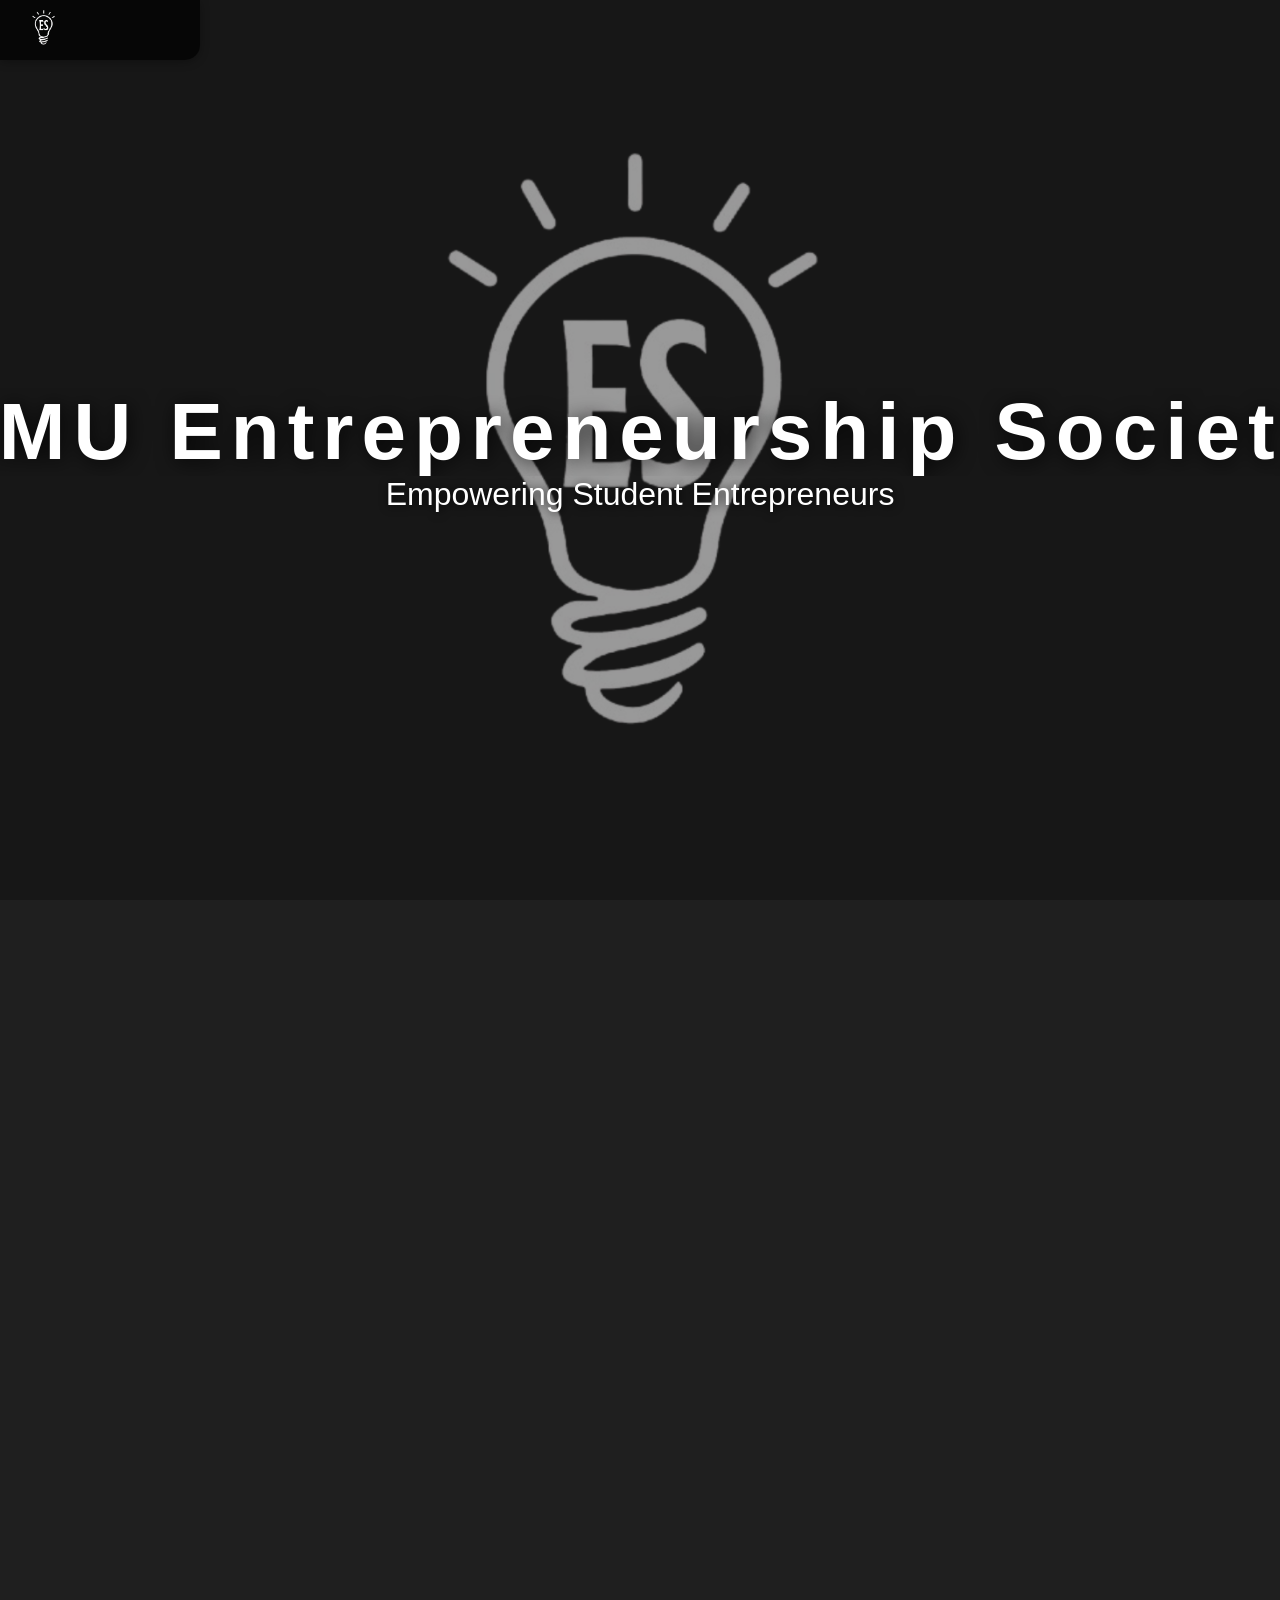
<file: preview.html>
<!DOCTYPE html>
<html lang="en">
<head>
  <meta charset="UTF-8">
  <meta name="viewport" content="width=device-width, initial-scale=1.0">
  <title>Home | LMU Entrepreneurship Society</title>
  <link rel="stylesheet" href="https://cdnjs.cloudflare.com/ajax/libs/font-awesome/6.5.1/css/all.min.css" integrity="sha512-DTOQO9RWCH3ppGqcWaEA1BIZOC6xxalwEsw9c2QQeAIftl+Vegovlnee1c9QX4TctnWMn13TZye+giMm8e2LwA==" crossorigin="anonymous" referrerpolicy="no-referrer" />
  <link rel="stylesheet" href="assets/css/main.css">
</head>
<body>
  <!-- Background Slideshow -->
  <div class="slideshow-container">
    <div class="slide active" style="background-image: url('assets/images/slide1.jpg');">
      <div class="slide-overlay"></div>
    </div>
    <div class="slide" style="background-image: url('assets/images/slide2.jpg');">
      <div class="slide-overlay"></div>
    </div>
  </div>

  <!-- Top Navigation Bar -->
  <nav class="top-nav" id="topNav">
    <div class="nav-container">
      <a href="/" class="nav-logo">
        <img src="assets/images/logo-transparent.png" alt="Logo" class="logo-image">
      </a>
      <a href="/" class="nav-title" id="navTitle">
        LMU Entrepreneurship Society
      </a>
    </div>
  </nav>

  <!-- Main Content -->
  <main class="main-content">
    <div class="hero-content">
      <h1 id="typewriter-title">LMU Entrepreneurship Society</h1>
      <p class="tagline">Empowering Student Entrepreneurs</p>
    </div>
  </main>

  <!-- Action Buttons Section -->
  <section class="action-buttons-section" id="actionButtonsSection">
    <div class="action-buttons-container">
      <a href="#" class="action-button" data-action="join" data-preview="assets/images/slide1.jpg">
        <i class="fas fa-users"></i>Join Our Community
      </a>
      <a href="#" class="action-button" data-action="events" data-preview="assets/images/slide2.jpg">
        <i class="fas fa-calendar"></i>Upcoming Events
      </a>
      <a href="#" class="action-button" data-action="resources" data-preview="assets/images/slide1.jpg">
        <i class="fas fa-book"></i>Startup Resources
      </a>
      <a href="#" class="action-button" data-action="mentorship" data-preview="assets/images/slide2.jpg">
        <i class="fas fa-handshake"></i>Mentorship Program
      </a>
      <a href="#" class="action-button" data-action="stories" data-preview="assets/images/slide1.jpg">
        <i class="fas fa-star"></i>Success Stories
      </a>
      <a href="#" class="action-button" data-action="contact" data-preview="assets/images/slide2.jpg">
        <i class="fas fa-envelope"></i>Contact Us
      </a>
    </div>
    <div class="preview-image-container">
      <div class="preview-image" id="previewImage"></div>
    </div>
  </section>

  <script src="assets/js/slideshow.js"></script>
  <script src="assets/js/menu.js"></script>
</body>
</html>
</file>
<file: assets/css/main.css>
/* Reset & Base Styles */
* {
  margin: 0;
  padding: 0;
  box-sizing: border-box;
}

body {
  font-family: 'Poppins', Arial, 'Times New Roman', -apple-system, BlinkMacSystemFont, 'Segoe UI', Roboto, Oxygen, Ubuntu, Cantarell, sans-serif;
  color: #fff;
  overflow-x: hidden;
  background: #000;
}

/* Background Slideshow */
.slideshow-container {
  position: fixed;
  top: 0;
  left: 0;
  width: 100%;
  height: 100%;
  z-index: -1;
  overflow: hidden;
}

.slide {
  position: absolute;
  top: 0;
  left: 0;
  width: 100%;
  height: 100%;
  background-size: cover;
  background-position: center;
  background-repeat: no-repeat;
  opacity: 0;
  transform: scale(1);
  transition: opacity 1.5s ease-in-out, transform 3s ease-out;
}

.slide.active {
  opacity: 1;
  transform: scale(1.05);
}

.slide-overlay {
  position: absolute;
  top: 0;
  left: 0;
  width: 100%;
  height: 100%;
  background: rgba(0, 0, 0, 0.4);
  z-index: 1;
}

/* Top Navigation Bar */
.top-nav {
  position: fixed;
  top: 0;
  left: 0;
  width: 200px;
  background: rgba(0, 0, 0, 0.7);
  backdrop-filter: blur(10px);
  padding: 0.5rem 0;
  z-index: 100;
  box-shadow: 0 2px 10px rgba(0, 0, 0, 0.3);
  transition: all 0.15s cubic-bezier(0.4, 0, 0.2, 1);
  border-radius: 0 0 15px 0;
  overflow: hidden;
}

.top-nav.expanded {
  width: 100%;
  padding: 1rem 0;
  border-radius: 0;
}

.nav-container {
  width: 100%;
  padding: 0 1.5rem;
  display: flex;
  align-items: center;
  gap: 2rem;
  justify-content: flex-start;
  min-width: 200px;
}

.top-nav.expanded .nav-container {
  padding: 0 3rem;
}

.nav-logo {
  flex-shrink: 0;
  text-decoration: none;
  display: block;
}

.logo-image {
  height: 40px;
  width: auto;
  transition: all 0.15s cubic-bezier(0.4, 0, 0.2, 1);
}

.top-nav.expanded .logo-image {
  height: 80px;
}

.nav-title {
  color: #fff;
  font-size: 1.6rem;
  font-weight: 700;
  letter-spacing: -0.5px;
  opacity: 0;
  transform: translateX(-20px) scale(0.8);
  transition: all 0.15s cubic-bezier(0.4, 0, 0.2, 1);
  white-space: nowrap;
  text-decoration: none;
  display: block;
}

.nav-title:hover {
  color: rgba(255, 255, 255, 0.8);
}

.nav-title.visible {
  opacity: 1;
  transform: translateX(0) scale(1);
}

.social-links {
  display: flex;
  gap: 1.5rem;
}

.social-link {
  color: #fff;
  font-size: 1.25rem;
  transition: transform 0.3s ease, color 0.3s ease, opacity 0.3s ease;
  text-decoration: none;
  display: inline-flex;
  align-items: center;
  justify-content: center;
}

.social-link:hover {
  transform: translateY(-2px);
  opacity: 0.8;
}

.social-icon-image {
  display: block;
  width: 24px;
  height: 24px;
  object-fit: contain;
  transition: transform 0.3s ease, opacity 0.3s ease;
}

.social-link:hover .social-icon-image {
  transform: scale(1.1);
}

.icon-instagram::before {
  font-family: "Font Awesome 6 Brands";
  content: "\f16d";
  font-style: normal;
}
.icon-linkedin::before {
  font-family: "Font Awesome 6 Brands";
  content: "\f0e1";
  font-style: normal;
}
.icon-email::before {
  font-family: "Font Awesome 6 Free";
  content: "\f0e0";
  font-weight: 900;
  font-style: normal;
}
.icon-twitter::before {
  font-family: "Font Awesome 6 Brands";
  content: "\f099";
  font-style: normal;
}
.icon-facebook::before {
  font-family: "Font Awesome 6 Brands";
  content: "\f39e";
  font-style: normal;
}
.icon-github::before {
  font-family: "Font Awesome 6 Brands";
  content: "\f09b";
  font-style: normal;
}
.icon-youtube::before {
  font-family: "Font Awesome 6 Brands";
  content: "\f167";
  font-style: normal;
}

.icon-instagram::before { color: #E4405F; }
.icon-linkedin::before { color: #0077B5; }
.icon-email::before { color: #EA4335; }
.icon-twitter::before { color: #1DA1F2; }
.icon-facebook::before { color: #1877F2; }
.icon-github::before { color: #ffffff; }
.icon-youtube::before { color: #FF0000; }

.social-link:hover .icon-instagram::before { color: #F56476; }
.social-link:hover .icon-linkedin::before { color: #0A8CD2; }
.social-link:hover .icon-email::before { color: #F4685E; }
.social-link:hover .icon-twitter::before { color: #4AB3F4; }
.social-link:hover .icon-facebook::before { color: #4192F7; }
.social-link:hover .icon-github::before { color: #f0f0f0; }
.social-link:hover .icon-youtube::before { color: #FF3333; }

/* Action Buttons Section */
.action-buttons-section {
  background: rgba(39, 39, 39, 0.8);
  min-height: 100vh;
  padding: 4rem 0;
  position: relative;
  z-index: 10;
  display: flex;
  align-items: center;
  justify-content: space-between;
}

.action-buttons-container {
  width: 50%;
  max-width: 600px;
  padding: 2rem 2rem 2rem 4rem;
  display: flex;
  flex-direction: column;
  gap: 1.5rem;
}

.action-button {
  background: linear-gradient(135deg, rgba(255, 255, 255, 0.1), rgba(255, 255, 255, 0.05));
  border: 1px solid rgba(255, 255, 255, 0.2);
  border-radius: 15px;
  color: white;
  padding: 1.5rem 2rem;
  font-size: 1.2rem;
  font-weight: 600;
  cursor: pointer;
  transition: all 0.08s cubic-bezier(0.4, 0, 0.2, 1);
  text-decoration: none;
  backdrop-filter: blur(10px);
  text-align: left;
  min-height: 80px;
  display: flex;
  align-items: center;
  text-shadow: 0 1px 2px rgba(0, 0, 0, 0.3);
  opacity: 0;
  transform: translateX(-100px);
}

.action-button.visible {
  opacity: 1;
  transform: translateX(0);
}

.action-button:hover {
  background: linear-gradient(135deg, rgba(255, 255, 255, 0.2), rgba(255, 255, 255, 0.1));
  border-color: rgba(255, 255, 255, 0.4);
  transform: translateX(10px) scale(1.02);
  box-shadow: 0 10px 30px rgba(0, 0, 0, 0.5);
}

.action-button:active {
  transform: translateX(8px) scale(0.98);
}

.action-button i {
  margin-right: 0.75rem;
  font-size: 1.1em;
  opacity: 0.9;
}

/* Preview Image Area */
.preview-image-container {
  width: 800px;
  height: 800px;
  position: relative;
  display: flex;
  align-items: center;
  justify-content: center;
  flex-shrink: 0;
  margin-right: 6rem;
}

.preview-image {
  width: 100%;
  height: 100%;
  background-size: cover;
  background-position: center;
  background-repeat: no-repeat;
  border-radius: 20px;
  opacity: 0;
  transition: opacity 0.1s ease-in-out;
  box-shadow: 0 20px 40px rgba(0, 0, 0, 0.3);
}

.preview-image.visible {
  opacity: 1;
}

/* Main Content */
.main-content {
  position: relative;
  z-index: 10;
  min-height: 100vh;
  display: flex;
  align-items: center;
  justify-content: center;
  text-align: center;
  padding: 4rem 2rem 2rem;
}

.hero-content h1 {
  font-size: clamp(2.5rem, 8vw, 5rem);
  font-weight: 800;
  margin-bottom: 1rem;
  text-shadow: 2px 2px 20px rgba(0, 0, 0, 0.8);
  line-height: 1.1;
}

.hero-content .tagline {
  font-size: clamp(1.25rem, 3vw, 2rem);
  font-weight: 300;
  text-shadow: 1px 1px 10px rgba(0, 0, 0, 0.8);
  margin-bottom: 2rem;
}

/* Typewriter Animation */
#typewriter-title {
  overflow: hidden;
  border-right: 3px solid rgba(255, 255, 255, 0.8);
  white-space: nowrap;
  margin: 0 auto;
  letter-spacing: 0.1em;
  animation: typing 3.5s steps(30, end), blink-caret 0.75s step-end infinite;
}

@keyframes typing {
  from { width: 0 }
  to { width: 100% }
}

@keyframes blink-caret {
  from, to { border-color: transparent }
  50% { border-color: rgba(255, 255, 255, 0.8) }
}

/* Responsive */
@media (max-width: 768px) {
  .top-nav {
    display: none;
  }

  .nav-container {
    padding: 0 1rem;
    gap: 1rem;
    min-width: 120px;
  }

  .top-nav.expanded .nav-container {
    padding: 0 1.5rem;
  }

  .logo-image {
    height: 30px;
  }

  .top-nav.expanded .logo-image {
    height: 50px;
  }

  .nav-title {
    font-size: 1.3rem;
  }

  .main-content {
    padding: 1rem 1rem 2rem;
  }

  .hero-content h1 {
    white-space: normal;
    text-align: center;
    line-height: 1.2;
    word-wrap: break-word;
    padding: 0 1rem;
    max-width: calc(100vw - 2rem);
    overflow-wrap: break-word;
    word-break: break-word;
    hyphens: auto;
    -webkit-hyphens: auto;
    -ms-hyphens: auto;
  }

  #typewriter-title {
    white-space: normal;
    border-right: none;
    animation: none;
    text-align: center;
    padding: 0 1rem;
    max-width: calc(100vw - 2rem);
    overflow-wrap: break-word;
    word-break: break-word;
    hyphens: auto;
    -webkit-hyphens: auto;
    -ms-hyphens: auto;
  }

  .nav-title {
    white-space: normal;
    font-size: 1.1rem;
    overflow-wrap: break-word;
    word-break: break-word;
    hyphens: auto;
    -webkit-hyphens: auto;
    -ms-hyphens: auto;
    max-width: calc(100vw - 100px);
  }

  .social-links {
    gap: 1rem;
  }

  .social-link {
    font-size: 1rem;
  }

  .action-buttons-section {
    padding: 2rem 0 4rem 0;
    flex-direction: column;
    gap: 2rem;
    min-height: auto;
  }

  .action-buttons-container {
    width: 100%;
    padding: 0 1rem;
    gap: 1rem;
  }

  .preview-image-container {
    display: none;
  }

  .action-button {
    padding: 1.25rem 1.5rem;
    font-size: 1.1rem;
    min-height: 70px;
  }
}
</file>
